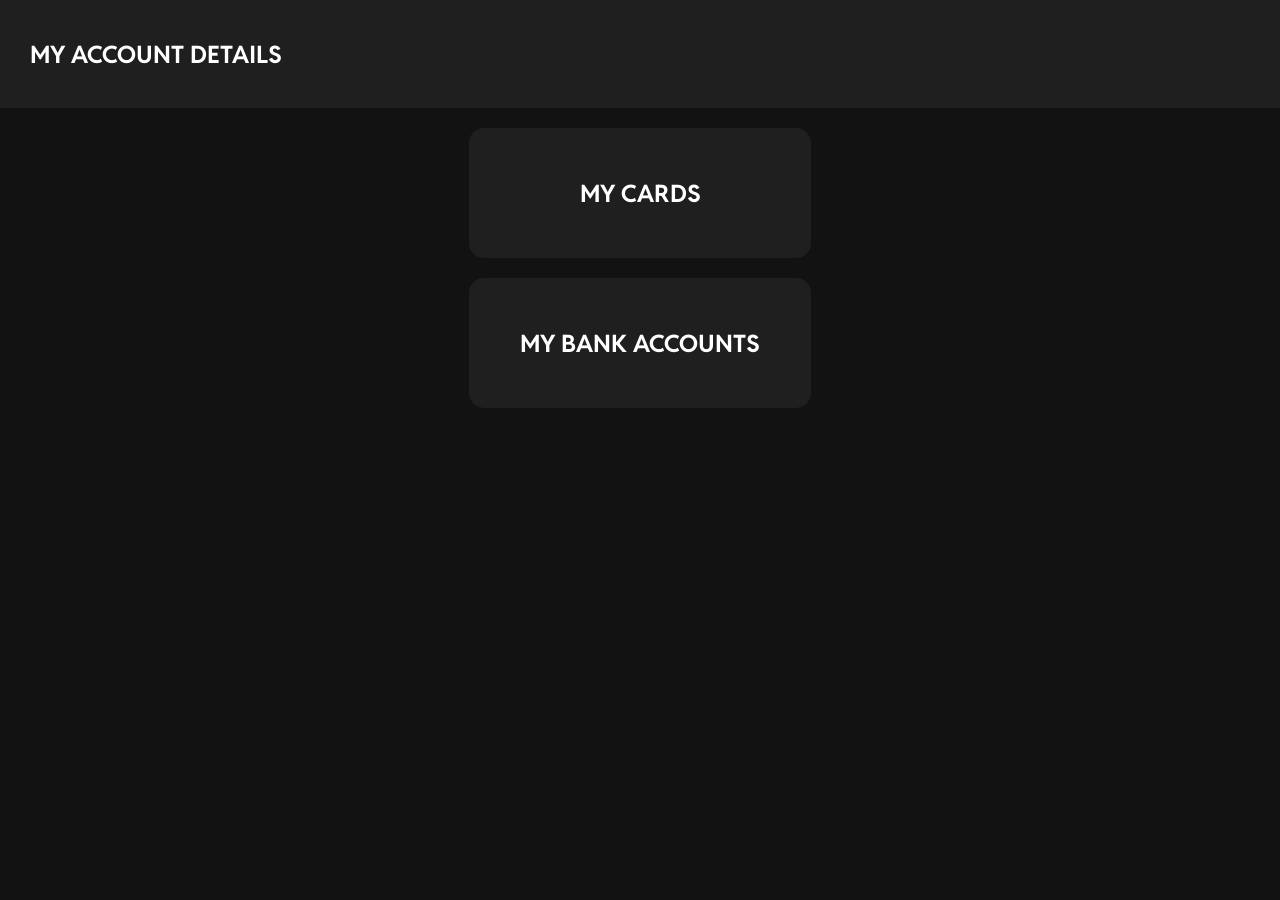
<file: index.html>
<!DOCTYPE html>
<html lang="en">
<head>
    <meta charset="UTF-8">
    <meta name="viewport" content="width=device-width, initial-scale=1.0">
    <title>My Debit Cards</title>
    <link rel="stylesheet" href="style.css">
</head>
<body>
   <header>
        <div>
            <h2>MY ACCOUNT DETAILS</h2>
        </div>
        
   </header>
   <main>
      <div class="main-btn-position">
         <div class="main-btn" onclick="window.location.href='debit.html';">
            <div><h2>MY CARDS</h2></div>
         </div>
         <div class="main-btn" onclick="window.location.href='passbook.html';">
            <div><h2>MY BANK ACCOUNTS</h2></div>
         </div>

      </div>
   </main>

    <script src="script.js"></script>
    
</body>
</html>
</file>
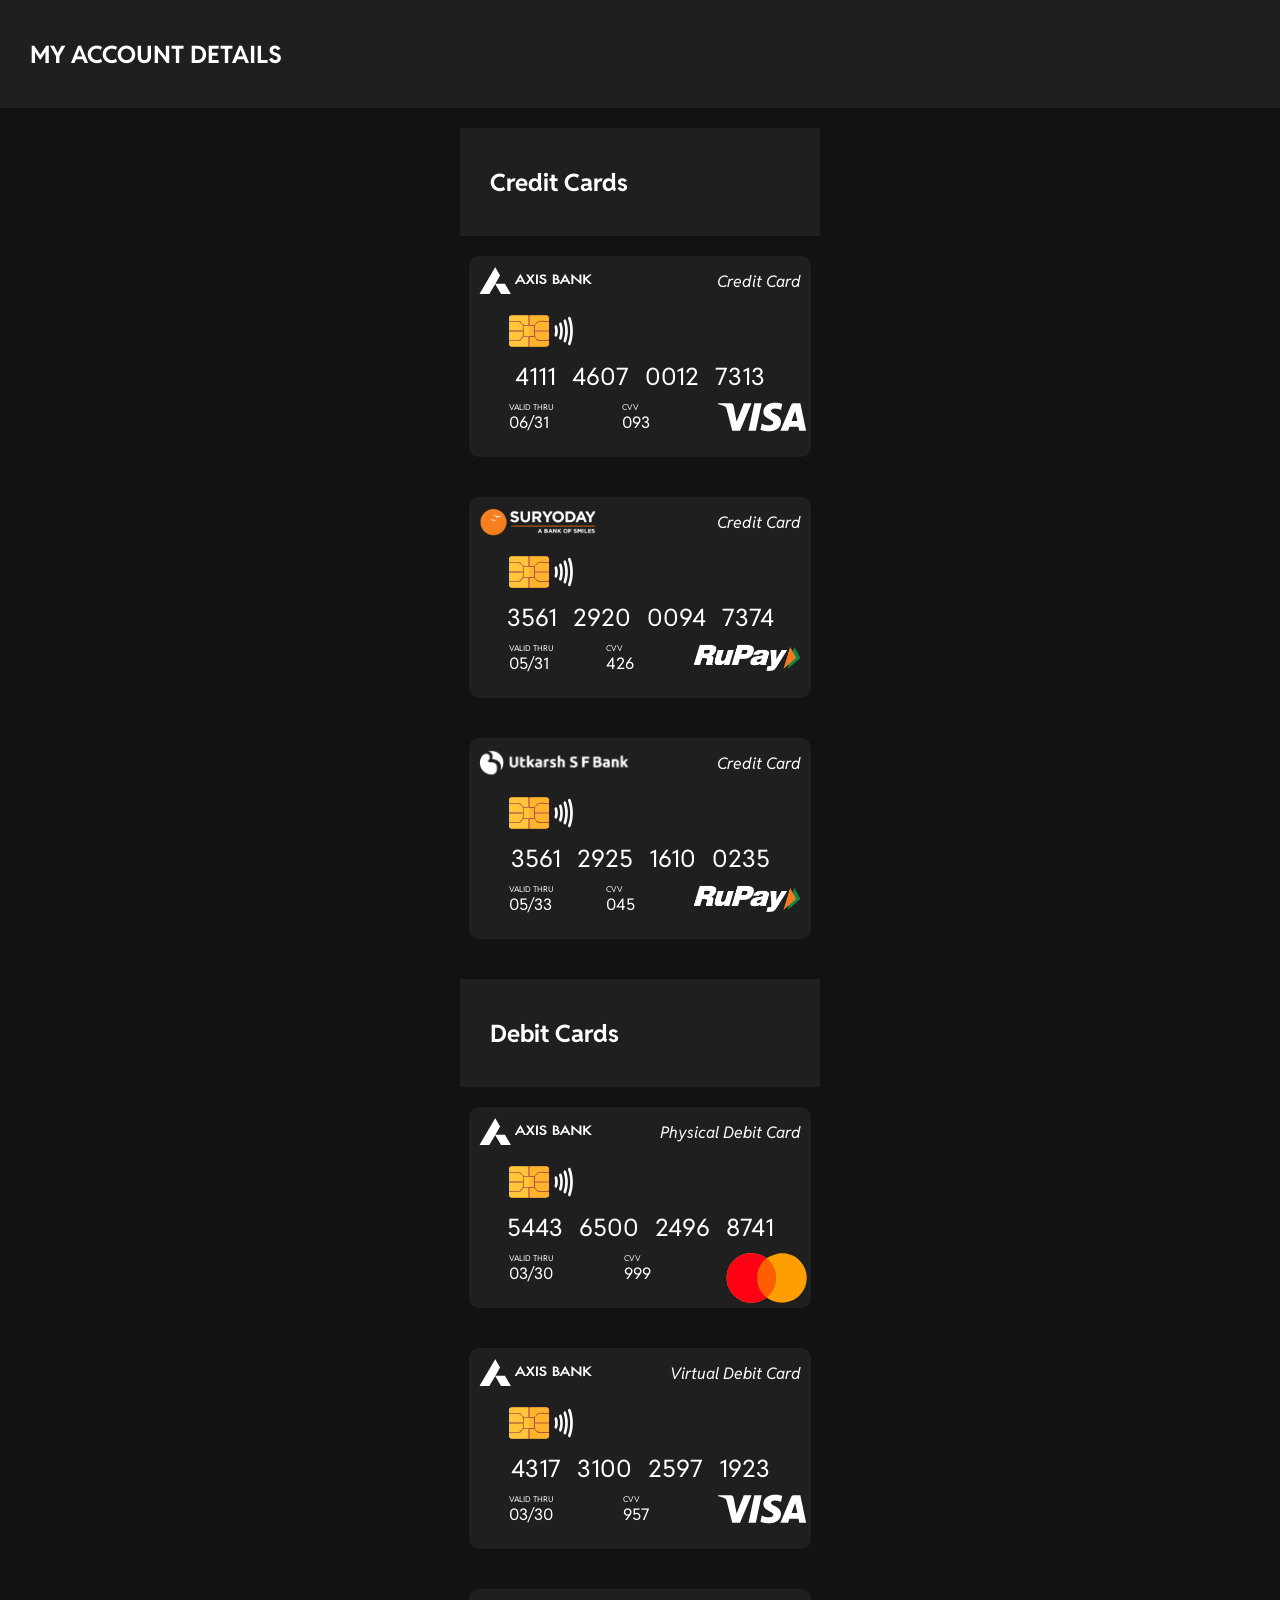
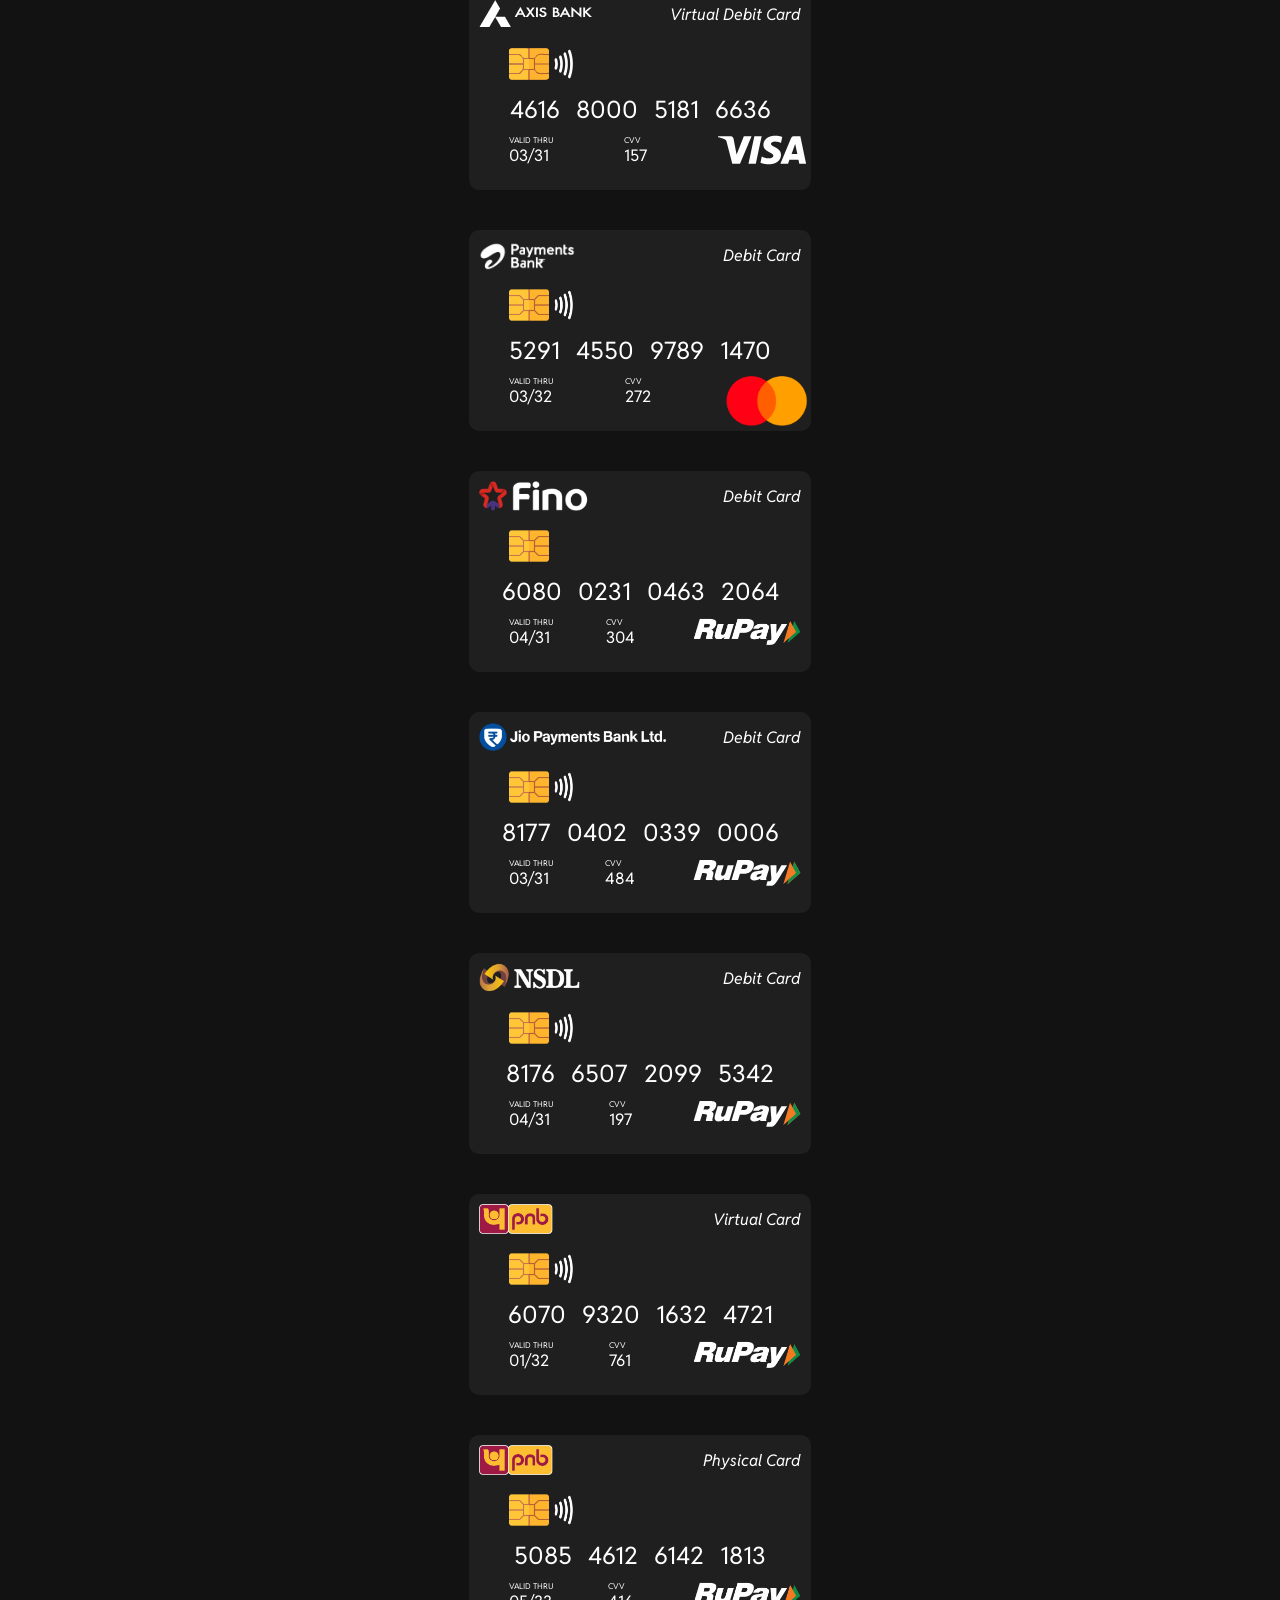
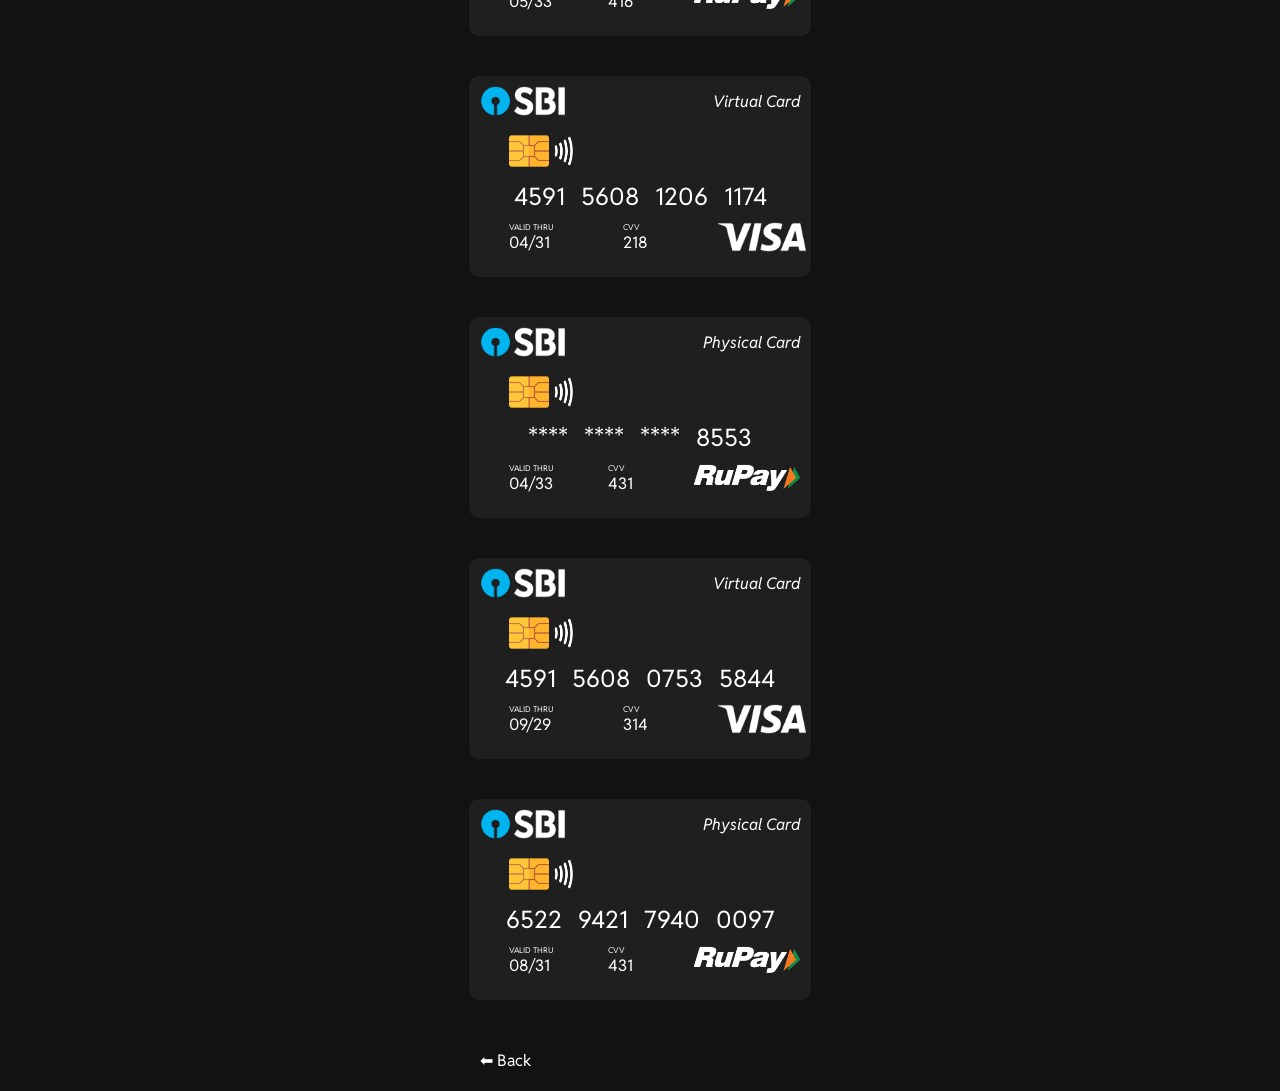
<file: debit.html>
<!DOCTYPE html>
<html lang="en">
<head>
    <meta charset="UTF-8">
    <meta name="viewport" content="width=device-width, initial-scale=1.0">
    <title>My Debit Cards</title>
    <link rel="stylesheet" href="style.css">
</head>
<body>
   <header>
        <div>
            <h2>MY ACCOUNT DETAILS</h2>
        </div>
        
   </header>
 <main>
     <!-- <button class="back-btn" onclick="history.back()">⬅ Back</button> -->

   <header>
      <div>
         <h2>Credit Cards</h2>
      </div> 
   </header>
  <!--Credit Crads-->
  <!--Axis Bank-->
<div class="card">
        <div class="card-top">
            <img class="bank-logo" src="assets/axis-logo.svg" alt="">
            <p>Credit Card</p>
        </div>
        
        <div class="fox4">
           <img class="chip" src="assets/chip.svg" alt="">
           <img class="contactless" src="assets/contactless.svg" alt="">
        </div>
        <p class="card-no" onclick="copyToClipboard(this)">4111 4607 0012 7313</p>
        
        <div class="fox3">
            <div class="validity">
               <div class="fox1"><p>VALID THRU</p></div>
               <div class="fox2"><p>06/31</p></div> 
            </div>
            <div class="validity2">
               <div class="fox1"><p>CVV</p></div>
               <div class="fox2"><p>093</p></div> 
            </div> 
            <div class="fox7"><img src="assets/visa.svg" alt="img"></div>
        </div>
   </div>
 <!--Suryodoy SF Bank-->
 <div class="card">
        <div class="card-top">
            <img class="bank-logo" src="assets/SSFB-logo.png" alt="">
            <p>Credit Card</p>
        </div>
        
        <div class="fox4">
           <img class="chip" src="assets/chip.svg" alt="">
           <img class="contactless" src="assets/contactless.svg" alt="">
        </div>
        <p class="card-no" onclick="copyToClipboard(this)">3561 2920 0094 7374</p>
        
        <div class="fox3">
            <div class="validity">
               <div class="fox1"><p>VALID THRU</p></div>
               <div class="fox2"><p>05/31</p></div> 
            </div>
            <div class="validity2">
               <div class="fox1"><p>CVV</p></div>
               <div class="fox2"><p>426</p></div> 
            </div> 
            <div class="fox7"><img src="assets/rupay.png" alt="img"></div>
        </div>
   </div>

 <!--Utkarsh SF Bank-->
<div class="card">
        <div class="card-top">
            <img class="bank-logo" src="assets/USFB-logo.png" alt="">
            <p>Credit Card</p>
        </div>
        
        <div class="fox4">
           <img class="chip" src="assets/chip.svg" alt="">
           <img class="contactless" src="assets/contactless.svg" alt="">
        </div>
        <p class="card-no" onclick="copyToClipboard(this)">3561 2925 1610 0235</p>
        
        <div class="fox3">
            <div class="validity">
               <div class="fox1"><p>VALID THRU</p></div>
               <div class="fox2"><p>05/33</p></div> 
            </div>
            <div class="validity2">
               <div class="fox1"><p>CVV</p></div>
               <div class="fox2"><p>045</p></div> 
            </div> 
            <div class="fox7"><img src="assets/rupay.png" alt="img"></div>
        </div>
   </div>

  <!--Debit Crads-->
  <header>
      <div>
         <h2>Debit Cards</h2>
      </div> 
   </header>
  <!-- Axis Bank-->   

     <div class="card">
        <div class="card-top">
            <img class="bank-logo" src="assets/axis-logo.svg" alt="">
            <p>Physical Debit Card</p>
        </div>
        <div class="fox4">
           <img class="chip" src="assets/chip.svg" alt="">
           <img class="contactless" src="assets/contactless.svg" alt="">
        </div>
        <p class="card-no" onclick="copyToClipboard(this)">5443 6500 2496 8741</p>
        
        <div class="fox3">
            <div class="validity">
               <div class="fox1"><p>VALID THRU</p></div>
               <div class="fox2"><p>03/30</p></div> 
            </div>
            <div class="validity2">
               <div class="fox1"><p>CVV</p></div>
               <div class="fox2"><p>999</p></div> 
            </div> 
            <div class="fox5"><img src="assets/Mastercard.svg" alt="img"></div>
         </div>
      </div>   

      <div class="card">
        <div class="card-top">
            <img class="bank-logo" src="assets/axis-logo.svg" alt="">
            <p>Virtual Debit Card</p>
        </div>
        
        <div class="fox4">
           <img class="chip" src="assets/chip.svg" alt="">
           <img class="contactless" src="assets/contactless.svg" alt="">
        </div>
        <p class="card-no" onclick="copyToClipboard(this)">4317 3100 2597 1923</p>
        
        <div class="fox3">
            <div class="validity">
               <div class="fox1"><p>VALID THRU</p></div>
               <div class="fox2"><p>03/30</p></div> 
            </div>
            <div class="validity2">
               <div class="fox1"><p>CVV</p></div>
               <div class="fox2"><p>957</p></div> 
            </div> 
            <div class="fox7"><img src="assets/visa.svg" alt="img"></div>
        </div>
   </div>
 <!-- Aiyub Hussain-->
   <div class="card">
        <div class="card-top">
            <img class="bank-logo" src="assets/axis-logo.svg" alt="">
            <p>Virtual Debit Card</p>
        </div>
        
        <div class="fox4">
           <img class="chip" src="assets/chip.svg" alt="">
           <img class="contactless" src="assets/contactless.svg" alt="">
        </div>
        <p class="card-no" onclick="copyToClipboard(this)">4616 8000 5181 6636</p>
        
        <div class="fox3">
            <div class="validity">
               <div class="fox1"><p>VALID THRU</p></div>
               <div class="fox2"><p>03/31</p></div> 
            </div>
            <div class="validity2">
               <div class="fox1"><p>CVV</p></div>
               <div class="fox2"><p>157</p></div> 
            </div> 
            <div class="fox7"><img src="assets/visa.svg" alt="img"></div>
        </div>
   </div>

 <!-- Airtel Payments Bank-->  
   <div class="card">
        <div class="card-top">
            <img class="bank-logo" src="assets/AB.png" alt="">
            <p>Debit Card</p>
        </div>
        <div class="fox4">
           <img class="chip" src="assets/chip.png" alt="">
           <img class="contactless" src="assets/contactless.png" alt="">
        </div>
        <p class="card-no" onclick="copyToClipboard(this)">5291 4550 9789 1470</p>
        
        <div class="fox3">
            <div class="validity">
               <div class="fox1"><p>VALID THRU</p></div>
               <div class="fox2"><p>03/32</p></div> 
            </div>
            <div class="validity2">
               <div class="fox1"><p>CVV</p></div>
               <div class="fox2"><p>272</p></div> 
            </div> 
            <div class="fox5"><img src="assets/Mastercard.png" alt="img"></div>
        </div>
     
   </div>

  <!-- Fino Payments Bank-->

  <div class="card">
        <div class="card-top">
            <img class="bank-logo" src="assets/Fino-logo.png" alt="">
            <p>Debit Card</p>
        </div>
        <div class="fox4">
           <img class="chip" src="assets/chip.png" alt="">
           
        </div>
        <p class="card-no" onclick="copyToClipboard(this)">6080 0231 0463 2064</p>
        
        <div class="fox3">
            <div class="validity">
               <div class="fox1"><p>VALID THRU</p></div>
               <div class="fox2"><p>04/31</p></div> 
            </div>
            <div class="validity2">
               <div class="fox1"><p>CVV</p></div>
               <div class="fox2"><p>304</p></div> 
            </div> 
            <div class="fox7"><img src="assets/rupay.png" alt="img"></div>
        </div>
     
   </div>

 <!-- Jio Payments Bank-->
  <div class="card">
        <div class="card-top">
            <img class="bank-logo" src="assets/JIOPB-logo.png" alt="">
            <p>Debit Card</p>
        </div>
        <div class="fox4">
           <img class="chip" src="assets/chip.png" alt="">
           <img class="contactless" src="assets/contactless.png" alt="">
        </div>
        <p class="card-no" onclick="copyToClipboard(this)">8177 0402 0339 0006</p>
        
        <div class="fox3">
            <div class="validity">
               <div class="fox1"><p>VALID THRU</p></div>
               <div class="fox2"><p>03/31</p></div> 
            </div>
            <div class="validity2">
               <div class="fox1"><p>CVV</p></div>
               <div class="fox2"><p>484</p></div> 
            </div> 
            <div class="fox7"><img src="assets/rupay.svg" alt="img"></div>
        </div>
     
   </div>
 <!-- NSDL Payments Bank-->
   <div class="card">
        <div class="card-top">
            <img class="bank-logo" src="assets/NSDL-logo.png" alt="">
            <p>Debit Card</p>
        </div>
        <div class="fox4">
           <img class="chip" src="assets/chip.png" alt="">
           <img class="contactless" src="assets/contactless.png" alt="">
        </div>
        <p class="card-no" onclick="copyToClipboard(this)">8176 6507 2099 5342</p>
        
        <div class="fox3">
            <div class="validity">
               <div class="fox1"><p>VALID THRU</p></div>
               <div class="fox2"><p>04/31</p></div> 
            </div>
            <div class="validity2">
               <div class="fox1"><p>CVV</p></div>
               <div class="fox2"><p>197</p></div> 
            </div> 
            <div class="fox7"><img src="assets/rupay.svg" alt="img"></div>
        </div>
     
   </div>

  <!-- Punjab National Bank-->
 <div class="card">
        <div class="card-top">
            <img class="bank-logo" src="assets/PNB-logo.png" alt="">
            <p>Virtual Card</p>
        </div>
        
        <div class="fox4">
           <img class="chip" src="assets/chip.png" alt="">
           <img class="contactless" src="assets/contactless.png" alt="">
        </div>
        <p class="card-no" onclick="copyToClipboard(this)">6070 9320 1632 4721</p>
        
        <div class="fox3">
            <div class="validity">
               <div class="fox1"><p>VALID THRU</p></div>
               <div class="fox2"><p>01/32</p></div> 
            </div>
            <div class="validity2">
               <div class="fox1"><p>CVV</p></div>
               <div class="fox2"><p>761</p></div> 
            </div> 
            <div class="fox7"><img src="assets/rupay.png" alt="img"></div>
        </div>
    </div>

    <div class="card">
        <div class="card-top">
            <img class="bank-logo" src="assets/PNB-logo.png" alt="">
            <p>Physical Card</p>
        </div>
        <div class="fox4">
           <img class="chip" src="assets/chip.png" alt="">
           <img class="contactless" src="assets/contactless.png" alt="">
        </div>
        <p class="card-no" onclick="copyToClipboard(this)">5085 4612 6142 1813</p>
        
        <div class="fox3">
            <div class="validity">
               <div class="fox1"><p>VALID THRU</p></div>
               <div class="fox2"><p>05/33</p></div> 
            </div>
            <div class="validity2">
               <div class="fox1"><p>CVV</p></div>
               <div class="fox2"><p>416</p></div> 
            </div> 
            <div class="fox7"><img src="assets/rupay.png" alt="img"></div>
        </div>
     
   </div>

 <!-- State Bank Of India Farijul-->

 <div class="card">
        <div class="card-top">
            <img class="bank-logo" src="assets/sbi-logo.png" alt="">
            <p>Virtual Card</p>
        </div>
        <div class="fox4">
           <img class="chip" src="assets/chip.png" alt="">
           <img class="contactless" src="assets/contactless.png" alt="">
        </div>
        <p class="card-no" onclick="copyToClipboard(this)">4591 5608 1206 1174</p>
        
        <div class="fox3">
            <div class="validity">
               <div class="fox1"><p>VALID THRU</p></div>
               <div class="fox2"><p>04/31</p></div> 
            </div>
            <div class="validity2">
               <div class="fox1"><p>CVV</p></div>
               <div class="fox2"><p>218</p></div> 
            </div> 
            <div class="fox6"><img src="assets/visa.png" alt="img"></div>
        </div>
     
    </div>

    <div class="card">
        <div class="card-top">
            <img class="bank-logo" src="assets/sbi-logo.png" alt="">
            <p>Physical Card</p>
        </div>
        <div class="fox4">
           <img class="chip" src="assets/chip.png" alt="">
           <img class="contactless" src="assets/contactless.png" alt="">
        </div>
        <p class="card-no" onclick="copyToClipboard(this)">**** **** **** 8553</p>
        
        <div class="fox3">
            <div class="validity">
               <div class="fox1"><p>VALID THRU</p></div>
               <div class="fox2"><p>04/33</p></div> 
            </div>
            <div class="validity2">
               <div class="fox1"><p>CVV</p></div>
               <div class="fox2"><p>431</p></div> 
            </div> 
            <div class="fox6"><img src="assets/rupay.png" alt="img"></div>
        </div>
   </div>

 <!-- State Bank Of India Muchalima-->

<div class="card">
        <div class="card-top">
            <img class="bank-logo" src="assets/sbi-logo.png" alt="">
            <p>Virtual Card</p>
        </div>
        <div class="fox4">
           <img class="chip" src="assets/chip.png" alt="">
           <img class="contactless" src="assets/contactless.png" alt="">
        </div>
        <p class="card-no" onclick="copyToClipboard(this)">4591 5608 0753 5844</p>
        
        <div class="fox3">
            <div class="validity">
               <div class="fox1"><p>VALID THRU</p></div>
               <div class="fox2"><p>09/29</p></div> 
            </div>
            <div class="validity2">
               <div class="fox1"><p>CVV</p></div>
               <div class="fox2"><p>314</p></div> 
            </div> 
            <div class="fox6"><img src="assets/visa.png" alt="img"></div>
        </div>
     
    </div>

    <div class="card">
        <div class="card-top">
            <img class="bank-logo" src="assets/sbi-logo.png" alt="">
            <p>Physical Card</p>
        </div>
        <div class="fox4">
           <img class="chip" src="assets/chip.png" alt="">
           <img class="contactless" src="assets/contactless.png" alt="">
        </div>
        <p class="card-no" onclick="copyToClipboard(this)">6522 9421 7940 0097</p>
        
        <div class="fox3">
            <div class="validity">
               <div class="fox1"><p>VALID THRU</p></div>
               <div class="fox2"><p>08/31</p></div> 
            </div>
            <div class="validity2">
               <div class="fox1"><p>CVV</p></div>
               <div class="fox2"><p>431</p></div> 
            </div> 
            <div class="fox6"><img src="assets/rupay.png" alt="img"></div>
        </div>
   </div>   

   <button class="back-btn" onclick="history.back()">⬅ Back</button>
 </main>


   

    <script src="script.js"></script>
    
</body>
</html>
</file>
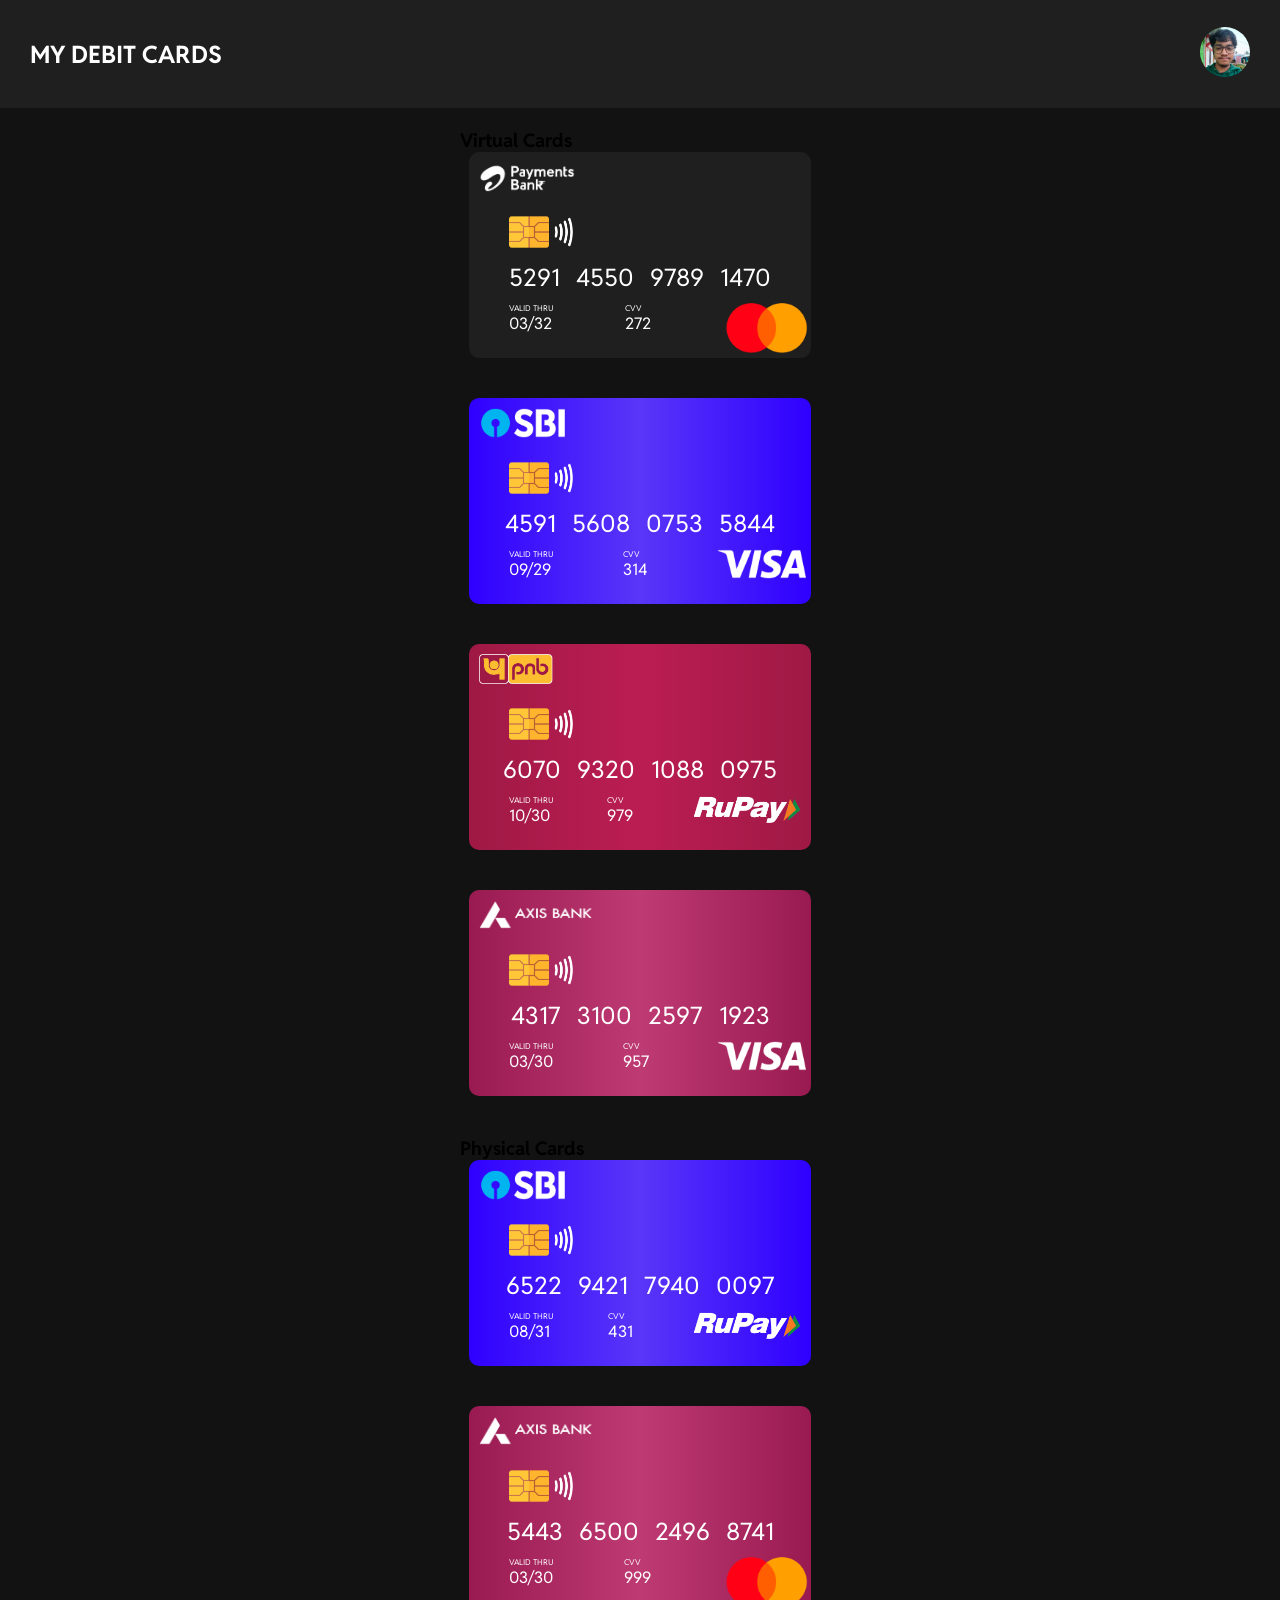
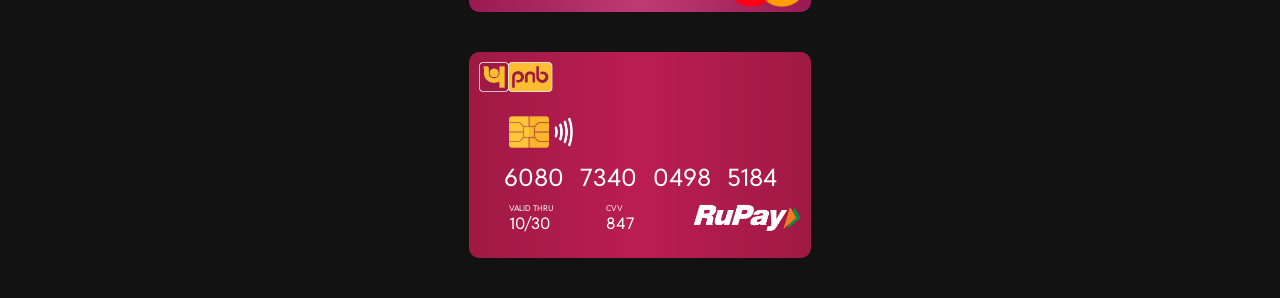
<file: demo.html>
<!DOCTYPE html>
<html lang="en">
<head>
    <meta charset="UTF-8">
    <meta name="viewport" content="width=device-width, initial-scale=1.0">
    <title>My Debit Cards</title>
    <link rel="stylesheet" href="style.css">
</head>
<body>
    <header>
        <div>
            <h2>MY DEBIT CARDS</h2>
        </div>
        <div>
            <img src="assets/dp.jpg" alt="">
        </div>
        
    </header>
    <main>
        <h3>Virtual Cards</h3>

        <div class="card">
           <img class="bank-logo" src="assets/AB.png" alt="">
           <div class="fox4">
              <img class="chip" src="assets/chip.png" alt="">
              <img class="contactless" src="assets/contactless.png" alt="">
           </div>
           <p class="card-no">5291 4550 9789 1470</p>
           
           <div class="fox3">
               <div class="validity">
                  <div class="fox1"><p>VALID THRU</p></div>
                  <div class="fox2"><p>03/32</p></div> 
               </div>
               <div class="validity2">
                  <div class="fox1"><p>CVV</p></div>
                  <div class="fox2"><p>272</p></div> 
               </div> 
               <div class="fox5"><img src="assets/Mastercard.png" alt="img"></div>
           </div>
        
        </div>

        <div class="card2">
            <img class="bank-logo" src="assets/sbi-logo.png" alt="">
            <div class="fox4">
               <img class="chip" src="assets/chip.png" alt="">
               <img class="contactless" src="assets/contactless.png" alt="">
            </div>
            <p class="card-no">4591 5608 0753 5844</p>
            
            <div class="fox3">
                <div class="validity">
                   <div class="fox1"><p>VALID THRU</p></div>
                   <div class="fox2"><p>09/29</p></div> 
                </div>
                <div class="validity2">
                   <div class="fox1"><p>CVV</p></div>
                   <div class="fox2"><p>314</p></div> 
                </div> 
                <div class="fox6"><img src="assets/visa.png" alt="img"></div>
            </div>
         
        </div>

        <div class="card3">
            <img class="bank-logo" src="assets/PNB-logo.png" alt="">
            <div class="fox4">
               <img class="chip" src="assets/chip.png" alt="">
               <img class="contactless" src="assets/contactless.png" alt="">
            </div>
            <p class="card-no">6070 9320 1088 0975</p>
            
            <div class="fox3">
                <div class="validity">
                   <div class="fox1"><p>VALID THRU</p></div>
                   <div class="fox2"><p>10/30</p></div> 
                </div>
                <div class="validity2">
                   <div class="fox1"><p>CVV</p></div>
                   <div class="fox2"><p>979</p></div> 
                </div> 
                <div class="fox7"><img src="assets/rupay.png" alt="img"></div>
            </div>
         
        </div>

        <div class="card4">
            <img class="bank-logo" src="assets/axis-logo.png" alt="">
            <div class="fox4">
               <img class="chip" src="assets/chip.png" alt="">
               <img class="contactless" src="assets/contactless.png" alt="">
            </div>
            <p class="card-no">4317 3100 2597 1923</p>
            
            <div class="fox3">
                <div class="validity">
                   <div class="fox1"><p>VALID THRU</p></div>
                   <div class="fox2"><p>03/30</p></div> 
                </div>
                <div class="validity2">
                   <div class="fox1"><p>CVV</p></div>
                   <div class="fox2"><p>957</p></div> 
                </div> 
                <div class="fox7"><img src="assets/visa.png" alt="img"></div>
            </div>
        </div>   

        

        <h3>Physical Cards</h3>
        <div class="card2">
            <img class="bank-logo" src="assets/sbi-logo.png" alt="">
            <div class="fox4">
               <img class="chip" src="assets/chip.png" alt="">
               <img class="contactless" src="assets/contactless.png" alt="">
            </div>
            <p class="card-no">6522 9421 7940 0097</p>
            
            <div class="fox3">
                <div class="validity">
                   <div class="fox1"><p>VALID THRU</p></div>
                   <div class="fox2"><p>08/31</p></div> 
                </div>
                <div class="validity2">
                   <div class="fox1"><p>CVV</p></div>
                   <div class="fox2"><p>431</p></div> 
                </div> 
                <div class="fox6"><img src="assets/rupay.png" alt="img"></div>
            </div>
         
        </div>

        <div class="card5">
         <img class="bank-logo" src="assets/axis-logo.png" alt="">
         <div class="fox4">
            <img class="chip" src="assets/chip.png" alt="">
            <img class="contactless" src="assets/contactless.png" alt="">
         </div>
         <p class="card-no">5443 6500 2496 8741</p>
         
         <div class="fox3">
             <div class="validity">
                <div class="fox1"><p>VALID THRU</p></div>
                <div class="fox2"><p>03/30</p></div> 
             </div>
             <div class="validity2">
                <div class="fox1"><p>CVV</p></div>
                <div class="fox2"><p>999</p></div> 
             </div> 
             <div class="fox5"><img src="assets/Mastercard.png" alt="img"></div>
         </div>
      
     </div>

        <div class="card3">
            <img class="bank-logo" src="assets/PNB-logo.png" alt="">
            <div class="fox4">
               <img class="chip" src="assets/chip.png" alt="">
               <img class="contactless" src="assets/contactless.png" alt="">
            </div>
            <p class="card-no">6080 7340 0498 5184</p>
            
            <div class="fox3">
                <div class="validity">
                   <div class="fox1"><p>VALID THRU</p></div>
                   <div class="fox2"><p>10/30</p></div> 
                </div>
                <div class="validity2">
                   <div class="fox1"><p>CVV</p></div>
                   <div class="fox2"><p>847</p></div> 
                </div> 
                <div class="fox7"><img src="assets/rupay.png" alt="img"></div>
            </div>
         
         </div> 
    
    </main>

    <script src="script.js"></script>
    
</body>
</html>
</file>
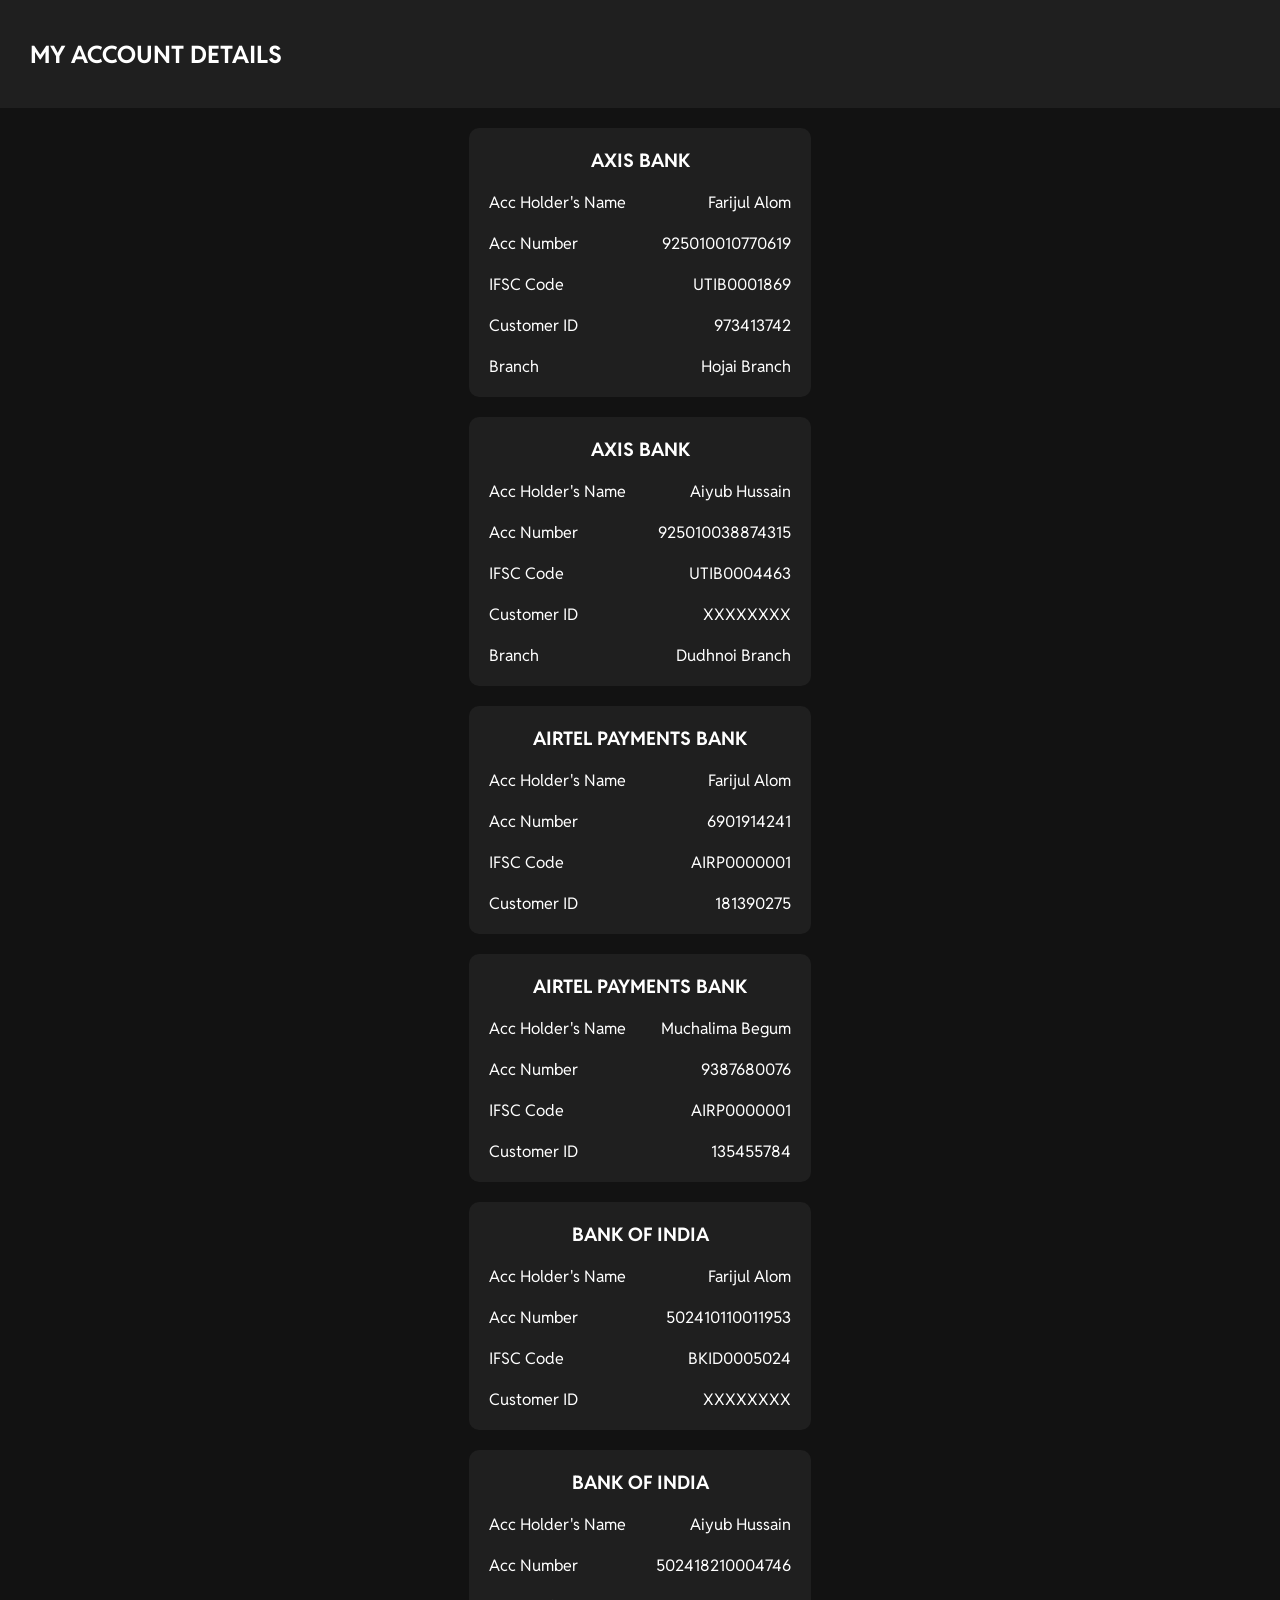
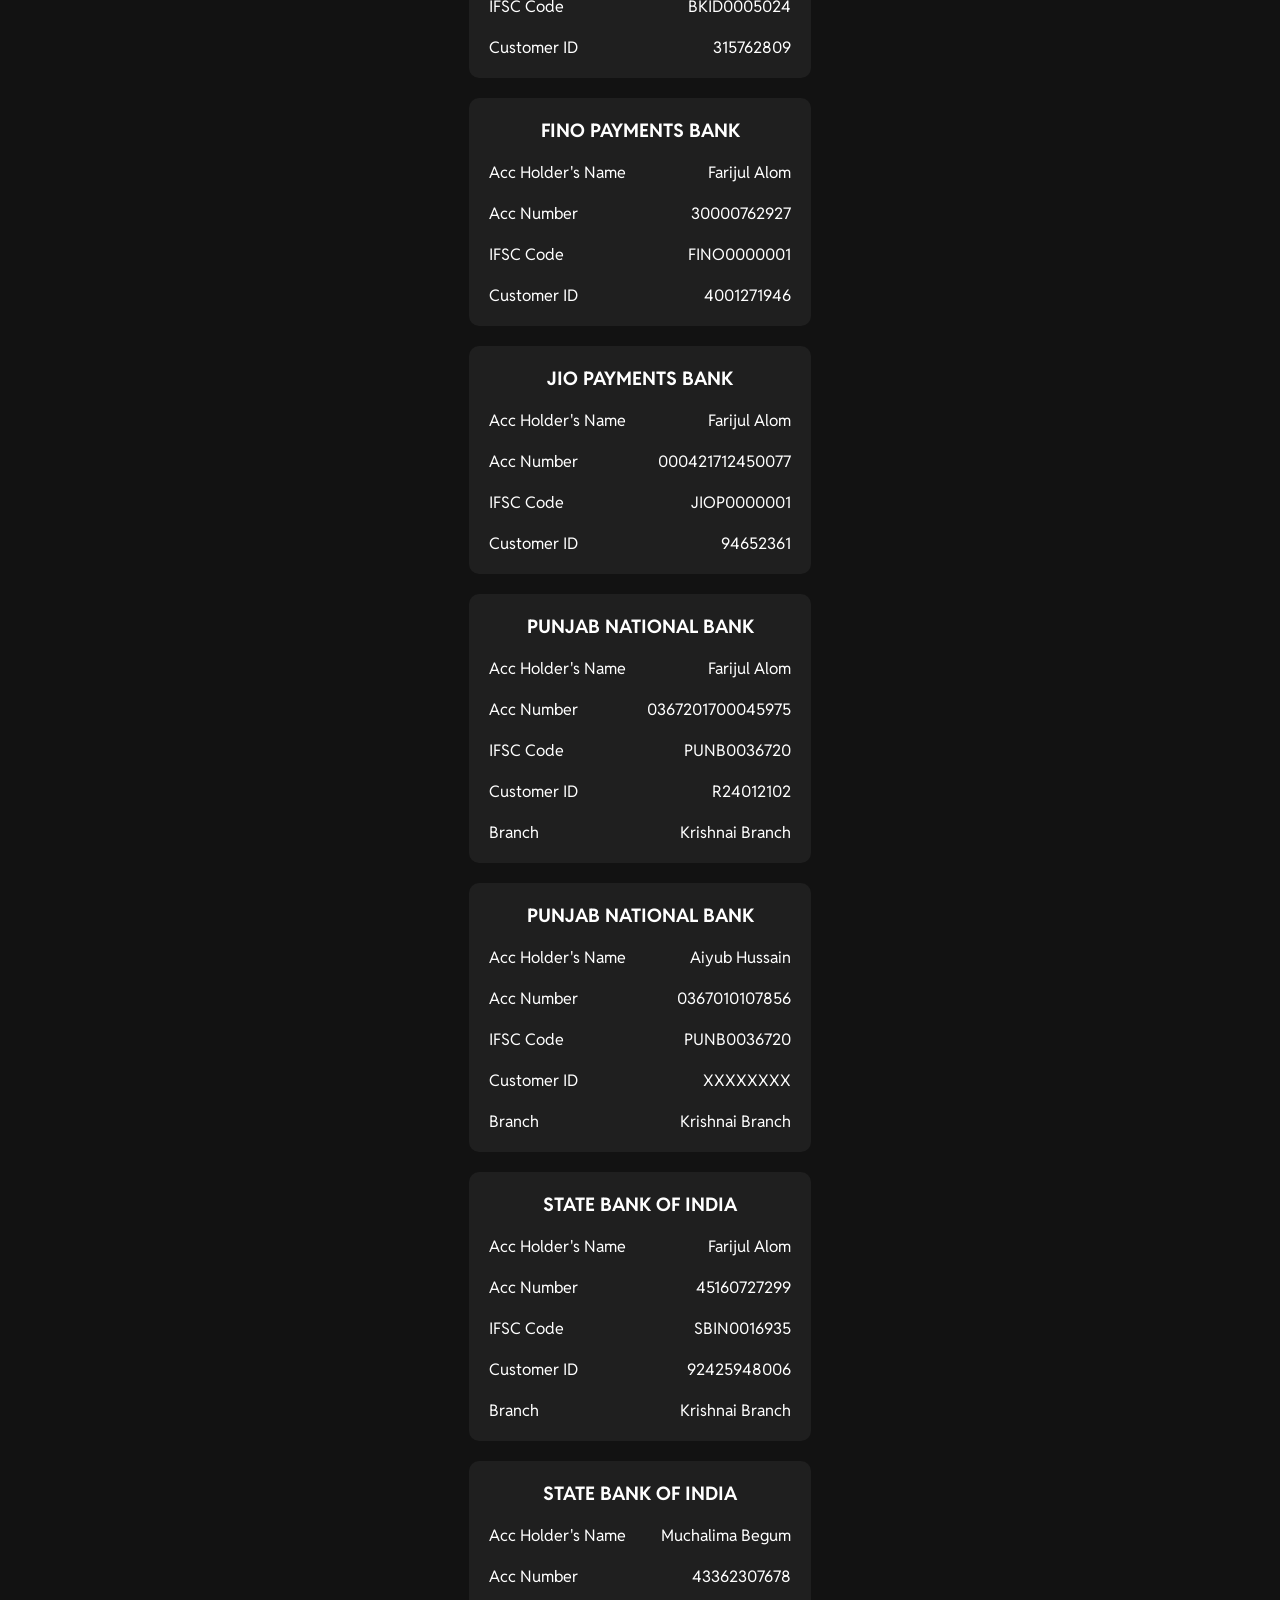
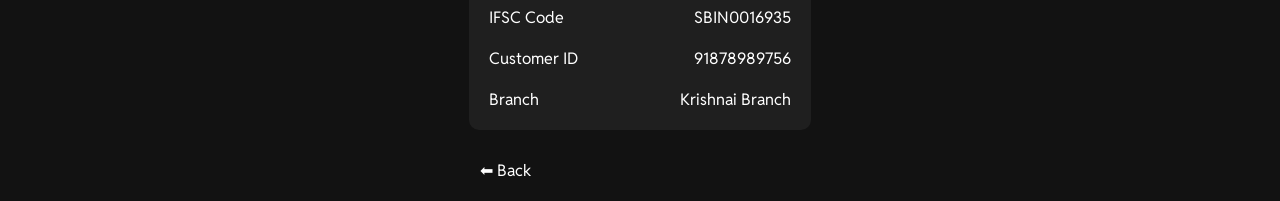
<file: passbook.html>
<!DOCTYPE html>
<html lang="en">
<head>
    <meta charset="UTF-8">
    <meta name="viewport" content="width=device-width, initial-scale=1.0">
    <title>My Debit Cards</title>
    <link rel="stylesheet" href="style.css">
</head>
<body>
   <header>
        <div>
            <h2>MY ACCOUNT DETAILS</h2>
        </div>
        
   </header>
   <main> 

    <!-- <button class="back-btn" onclick="history.back()">⬅ Back</button> -->
      <div class="pb-card">
        <div class="bank-name"><h3>AXIS BANK</h3></div>
        <div class="details">
            <p>Acc Holder's Name </p>
            <p>Farijul Alom</p>
        </div>
        <div class="details">
            <p>Acc Number</p>
            <p onclick="copyToClipboard(this)">925010010770619</p>
        </div>
        <div class="details">
            <p>IFSC Code </p>
            <p onclick="copyToClipboard(this)">UTIB0001869</p>
        </div>
        <div class="details">
            <p>Customer ID</p>
            <p onclick="copyToClipboard(this)">973413742</p>
        </div>
        <div class="details">
            <p>Branch</p>
            <p>Hojai Branch</p>
        </div>

    </div>

     <div class="pb-card">
        <div class="bank-name"><h3>AXIS BANK</h3></div>
        <div class="details">
            <p>Acc Holder's Name </p>
            <p>Aiyub Hussain</p>
        </div>
        <div class="details">
            <p>Acc Number</p>
            <p onclick="copyToClipboard(this)">925010038874315 </p>
        </div>
        <div class="details">
            <p>IFSC Code </p>
            <p onclick="copyToClipboard(this)">UTIB0004463</p>
        </div>
        <div class="details">
            <p>Customer ID</p>
            <p onclick="copyToClipboard(this)">XXXXXXXX</p>
        </div>
        <div class="details">
            <p>Branch</p>
            <p>Dudhnoi Branch</p>
        </div>

    </div>

    <div class="pb-card">
        <div class="bank-name"><h3>AIRTEL PAYMENTS BANK</h3></div>
        <div class="details">
            <p>Acc Holder's Name </p>
            <p>Farijul Alom</p>
        </div>
        <div class="details">
            <p>Acc Number</p>
            <p onclick="copyToClipboard(this)">6901914241</p>
        </div>
        <div class="details">
            <p>IFSC Code </p>
            <p onclick="copyToClipboard(this)">AIRP0000001</p>
        </div>
        <div class="details">
            <p>Customer ID</p>
            <p onclick="copyToClipboard(this)">181390275</p>
        </div>
        

    </div>

    <div class="pb-card-2">
        <div class="bank-name"><h3>AIRTEL PAYMENTS BANK</h3></div>
        <div class="details">
            <p>Acc Holder's Name </p>
            <p>Muchalima Begum</p>
        </div>
        <div class="details">
            <p>Acc Number</p>
            <p onclick="copyToClipboard(this)">9387680076</p>
        </div>
        <div class="details">
            <p>IFSC Code </p>
            <p onclick="copyToClipboard(this)">AIRP0000001</p>
        </div>
        <div class="details">
            <p>Customer ID</p>
            <p onclick="copyToClipboard(this)">135455784</p>
        </div>
    
      </div>
 
    </div>
        <div class="pb-card-2">
        <div class="bank-name"><h3>BANK OF INDIA</h3></div>
        <div class="details">
            <p>Acc Holder's Name </p>
            <p>Farijul Alom</p>
        </div>
        <div class="details">
            <p>Acc Number</p>
            <p onclick="copyToClipboard(this)">502410110011953</p>
        </div>
        <div class="details">
            <p>IFSC Code </p>
            <p onclick="copyToClipboard(this)">BKID0005024</p>
        </div>
        <div class="details">
            <p>Customer ID</p>
            <p onclick="copyToClipboard(this)">XXXXXXXX</p>
        </div>
    </div>   

    </div>
        <div class="pb-card-2">
        <div class="bank-name"><h3>BANK OF INDIA</h3></div>
        <div class="details">
            <p>Acc Holder's Name </p>
            <p>Aiyub Hussain</p>
        </div>
        <div class="details">
            <p>Acc Number</p>
            <p onclick="copyToClipboard(this)">502418210004746</p>
        </div>
        <div class="details">
            <p>IFSC Code </p>
            <p onclick="copyToClipboard(this)">BKID0005024 </p>
        </div>
        <div class="details">
            <p>Customer ID</p>
            <p onclick="copyToClipboard(this)">315762809</p>
        </div>
    </div>   

    </div>

        <div class="pb-card-2">
        <div class="bank-name"><h3>FINO PAYMENTS BANK</h3></div>
        <div class="details">
            <p>Acc Holder's Name </p>
            <p>Farijul Alom</p>
        </div>
        <div class="details">
            <p>Acc Number</p>
            <p onclick="copyToClipboard(this)">30000762927</p>
        </div>
        <div class="details">
            <p>IFSC Code </p>
            <p onclick="copyToClipboard(this)">FINO0000001</p>
        </div>
        <div class="details">
            <p>Customer ID</p>
            <p onclick="copyToClipboard(this)">4001271946</p>
        </div>
    

    </div>

    </div>

        <div class="pb-card-2">
        <div class="bank-name"><h3>JIO PAYMENTS BANK</h3></div>
        <div class="details">
            <p>Acc Holder's Name </p>
            <p>Farijul Alom</p>
        </div>
        <div class="details">
            <p>Acc Number</p>
            <p onclick="copyToClipboard(this)">000421712450077</p>
        </div>
        <div class="details">
            <p>IFSC Code </p>
            <p onclick="copyToClipboard(this)">JIOP0000001</p>
        </div>
        <div class="details">
            <p>Customer ID</p>
            <p onclick="copyToClipboard(this)">94652361</p>
        </div>
    

    </div>

   <div class="pb-card">
        <div class="bank-name"><h3>PUNJAB NATIONAL BANK</h3></div>
        <div class="details">
            <p>Acc Holder's Name </p>
            <p>Farijul Alom</p>
        </div>
        <div class="details">
            <p>Acc Number</p>
            <p onclick="copyToClipboard(this)">0367201700045975</p>
        </div>
        <div class="details">
            <p>IFSC Code </p>
            <p onclick="copyToClipboard(this)">PUNB0036720</p>
        </div>
        <div class="details">
            <p>Customer ID</p>
            <p onclick="copyToClipboard(this)">R24012102</p>
        </div>
        <div class="details">
            <p>Branch</p>
            <p>Krishnai Branch</p>
        </div>

    </div>

   <div class="pb-card">
        <div class="bank-name"><h3>PUNJAB NATIONAL BANK</h3></div>
        <div class="details">
            <p>Acc Holder's Name </p>
            <p>Aiyub Hussain</p>
        </div>
        <div class="details">
            <p>Acc Number</p>
            <p onclick="copyToClipboard(this)">0367010107856</p>
        </div>
        <div class="details">
            <p>IFSC Code </p>
            <p onclick="copyToClipboard(this)">PUNB0036720</p>
        </div>
        <div class="details">
            <p>Customer ID</p>
            <p onclick="copyToClipboard(this)">XXXXXXXX</p>
        </div>
        <div class="details">
            <p>Branch</p>
            <p>Krishnai Branch</p>
        </div>

   </div>

   <div class="pb-card">
        <div class="bank-name"><h3>STATE BANK OF INDIA</h3></div>
        <div class="details">
            <p>Acc Holder's Name </p>
            <p>Farijul Alom</p>
        </div>
        <div class="details">
            <p>Acc Number</p>
            <p onclick="copyToClipboard(this)">45160727299</p>
        </div>
        <div class="details">
            <p>IFSC Code </p>
            <p onclick="copyToClipboard(this)">SBIN0016935</p>
        </div>
        <div class="details">
            <p>Customer ID</p>
            <p onclick="copyToClipboard(this)">92425948006</p>
        </div>
        <div class="details">
            <p>Branch</p>
            <p>Krishnai Branch</p>
        </div>
    </div>

    <div class="pb-card">
        <div class="bank-name"><h3>STATE BANK OF INDIA</h3></div>
        <div class="details">
            <p>Acc Holder's Name </p>
            <p>Muchalima Begum</p>
        </div>
        <div class="details">
            <p>Acc Number</p>
            <p onclick="copyToClipboard(this)">43362307678</p>
        </div>
        <div class="details">
            <p>IFSC Code </p>
            <p onclick="copyToClipboard(this)">SBIN0016935</p>
        </div>
        <div class="details">
            <p>Customer ID</p>
            <p onclick="copyToClipboard(this)">91878989756</p>
        </div>
        <div class="details">
            <p>Branch</p>
            <p>Krishnai Branch</p>
        </div>

    </div>
      
    <button class="back-btn" onclick="history.back()">⬅ Back</button>
   


   </main>

   <script src="script.js"></script>
    
</body>
</html>
</file>
<file: style.css>
@import url('https://fonts.googleapis.com/css2?family=Oswald:wght@200..700&family=Reddit+Sans:ital,wght@0,200..900;1,200..900&family=Ubuntu:ital,wght@0,300;0,400;0,500;0,700;1,300;1,400;1,500;1,700&display=swap');

* {
    padding: 0;
    margin: 0;
    font-family: "Reddit Sans", sans-serif;
    box-sizing: border-box;
}

/* Define color variables */
:root {
    --primary-color: #1f1f1f;
    --secondary-color: #03dac5;
    --text-color: #ffffff;
    --background-color: #121212;
}
body{
    background-color: var(--background-color);
}

main {
    
    width: 360px;
    margin: auto;
    display: block;
    justify-content: center;
     
}

header{
    background-color: var(--primary-color);
    color: #ffffff;
    height: 12vh;
    display: flex;
    margin: 1vh;
    width: 100%;
    justify-content: space-between;
    align-items: center;
    padding: 30px;
    margin-top: 0;
    margin-left: 0;
    margin-bottom: 20px;
    
}

header div img {
    height: 50px;
    border-radius: 50%;
    /*box-shadow: 0px 0px 5px 0px rgba(255, 255, 255, 0.8); /* White glow effect */
    object-fit: cover; /* Ensures the image fits well */
    background-color: white; /* Helps blend with the glow */
    
}


.fox4{
    display: flex;
    justify-content: flex-start;
    margin: 5px 40px 0 40px;
}
.bank-logo{
    margin: 10px;
    height: 30px;
}
.contactless {
    width: 30px;
}
.chip{
    width: 40px;
}
.card-no{
    font-size: 1.5em;
    color: #ffffff;
    display: flex;
    justify-content: center;
    word-spacing: 10px ;
    margin-top: 10px;
}

.validity{
    display: block;
    margin-left: 40px;
}
.validity2{
    display: block;
    margin-left: 0px;
}

.fox3{
    display: flex;
    margin-top: 10px;
    justify-content: space-between;
    align-items: top;
}    
.fox1{
    color: #ffffff;
    font-size: 0.5em;
    
}
.fox2{
    color: #ffffff;
}
.fox5 img{
    height: 50px;
    margin-left: 0px;
}

.card{
    width: 95%;
    aspect-ratio: 410/230;
    background: #1F1F1F;
    border-radius: 10px;
    margin: auto;
    margin-bottom: 40px;
    opacity: 0;
  transform: translateY(50px);
  animation: slideUpCard 0.5s ease-out forwards;
}


.card2{
    width: 95%;
    aspect-ratio: 410/230;
    background: linear-gradient(to right, #2f00ff,#5936f8, #2f00ff);
    border-radius: 10px;
    margin: auto;
    margin-bottom: 40px;
    opacity: 0;
  transform: translateY(50px);
  animation: slideUpCard 0.5s ease-out forwards;
}
.fox6 img{
    height: 30px;
    margin-right: 5px;
    margin-bottom: 20px ;
}

.card3{
    width: 95%;
    aspect-ratio: 410/230;
    background: linear-gradient(to right, #9F1945,#bb1d52, #9F1945);
    border-radius: 10px;
    margin: auto;
    margin-bottom: 40px;
    opacity: 0;
  transform: translateY(50px);
  animation: slideUpCard 0.5s ease-out forwards;

}
.fox7 img{
    height: 30px;
    margin-right: 5px;
    margin-bottom: 20px ;
}


.card4{
    width: 95%;
    aspect-ratio: 410/230;
    background: linear-gradient(to right, #991A51,#be3a73, #991A51);
    border-radius: 10px;
    margin: auto;
    margin-bottom: 40px;
    opacity: 0;
   transform: translateY(50px);
   animation: slideUpCard 0.5s ease-out forwards;
}

.card5{
    width: 95%;
    aspect-ratio: 410/230;
    background: linear-gradient(to right,  #991A51,#be3a73, #991A51);
    border-radius: 10px;
    margin: auto;
    margin-bottom: 40px;
    opacity: 0;
   transform: translateY(50px);
   animation: slideUpCard 0.5s ease-out forwards;
   animation-delay: 0.2s; /* optional: slight delay for staggered effect */

}

.card6{
    width: 95%;
    aspect-ratio: 410/230;
    background: linear-gradient(to right, #2f00ff,#5936f8, #2f00ff);
    border-radius: 10px;
    margin: auto;
    margin-bottom: 40px;
    opacity: 0;
  transform: translateY(50px);
  animation: slideUpCard 0.5s ease-out forwards;
  animation-delay: 0.2s;
}

.card7{
    width: 95%;
    aspect-ratio: 410/230;
    background: linear-gradient(to right, #9F1945,#bb1d52, #9F1945);
    border-radius: 10px;
    margin: auto;
    margin-bottom: 40px;
    opacity: 0;
  transform: translateY(50px);
  animation: slideUpCard 0.5s ease-out forwards;
  animation-delay: 0.2s;

}

@keyframes slideUpCard {
    to {
      opacity: 1;
      transform: translateY(0);
    }
}





.account-input::-webkit-outer-spin-button,
.account-input::-webkit-inner-spin-button {
    -webkit-appearance: none; /* Chrome, Safari, Edge */
    margin: 0;
}

.main-btn{
    width: 95%;
    height: 130px;
    color: #ffffff;
    background-color: #1F1F1F;
    border-radius: 15px;
    margin: auto;
    margin-bottom: 20px;
    display: flex;
    justify-content: center;
    align-items: center;
}

.main-btn:hover {
    background-color: #272728;
}

.main-btn {
    opacity: 0;
    transform: translateY(50px);
    animation: slideUp 0.8s ease-out forwards;
}
  
  /* Delay for the second button */
.main-btn:nth-child(2) {
    animation-delay: 0.1s;
}
.main-btn:nth-child(3) {
    animation-delay: 0.2s;
}

  
@keyframes slideUp {
    to {
      opacity: 1;
      transform: translateY(0);
    }
}

  

.main-btn h2{
    justify-content: center;
    align-items: center;

}

.bank-btn{
    display: flex;
    justify-content: center;
    align-items: center;
}

.bank-btn img{
    height: 50px;
}

#bank-ab{
    background-color: #991A51;
    margin: auto;
    margin-bottom: 20px;
    width: 95%;
    height: 150px;
    border-radius: 15px;
    transform: translateX(-100px);
    animation-delay: 0s;
}
#bank-apb{
    background-color: #DA2127;
    margin: auto;
    margin-bottom: 20px;
    width: 95%;
    height: 150px;
    border-radius: 15px;
    transform: translateX(100px);
  animation-delay: 0s;
}
#bank-sbi{
    background-color: #5936f8;
    margin: auto;
    margin-bottom: 20px;
    width: 95%;
    height: 150px;
    border-radius: 15px;
    transform: translateX(-100px);
  animation-delay: 0s;

}
#bank-pnb{
    background-color: #9F1945;
    margin: auto;
    margin-bottom: 20px;
    width: 95%;
    height: 150px;
    border-radius: 15px;
    transform: translateX(100px);
  animation-delay: 0s;
}
.bank-btn {
    opacity: 0;
    animation: slideIn 0.5s ease-out forwards;
}

@keyframes slideIn {
    to {
      transform: translateX(0);
      opacity: 1;
    }
}

.back-btn {
    padding: 10px 20px;
    background-color: #121212;
    color: white;
    border: none;
    cursor: pointer;
    font-size: 16px;
    margin-bottom: 10px;
   /* transform: translateY(50px);
  animation: slideUpCard 0.8s ease-out forwards;
  animation-delay: 0.2s; */ 
}

.card-top{
    display: flex;
    justify-content: space-between;
    align-items: center;
    padding-right: 10px;
    color: #ffffff;
    font-style: italic;
}

.pb-card{
    width: 95%;
    background-color: #1f1f1f;
    border-radius: 10px;
    padding: 20px;
    margin: auto;
    margin-bottom: 20px;
    opacity: 0;
  transform: translateY(50px);
  animation: slideUpCard 0.8s ease-out forwards;
    
}
.pb-card-2{
    width: 95%;
    background-color: #1f1f1f;
    border-radius: 10px;
    padding: 20px;
    margin: auto;
    margin-bottom: 20px;
    opacity: 0;
  transform: translateY(50px);
  animation: slideUpCard 0.8s ease-out forwards;
  animation-delay: 0.2s;
    
}

.details{
    color: #ffffff;
    display: flex;
    justify-content: space-between;
    margin-top: 20px;
}

.bank-name{
    color: #ffffff;
    display: flex;
    margin: 0;
    justify-content: center;
    margin-bottom: 20px;
}




/*for responsivenes*/
@media (max-width: 900px) {
    body {
      font-size: 0.7em;
    }   

}
  
@media (max-width: 825px) {
    body {
        font-size: 1em;
    }

    main {
        display: block;
    }

}
</file>
